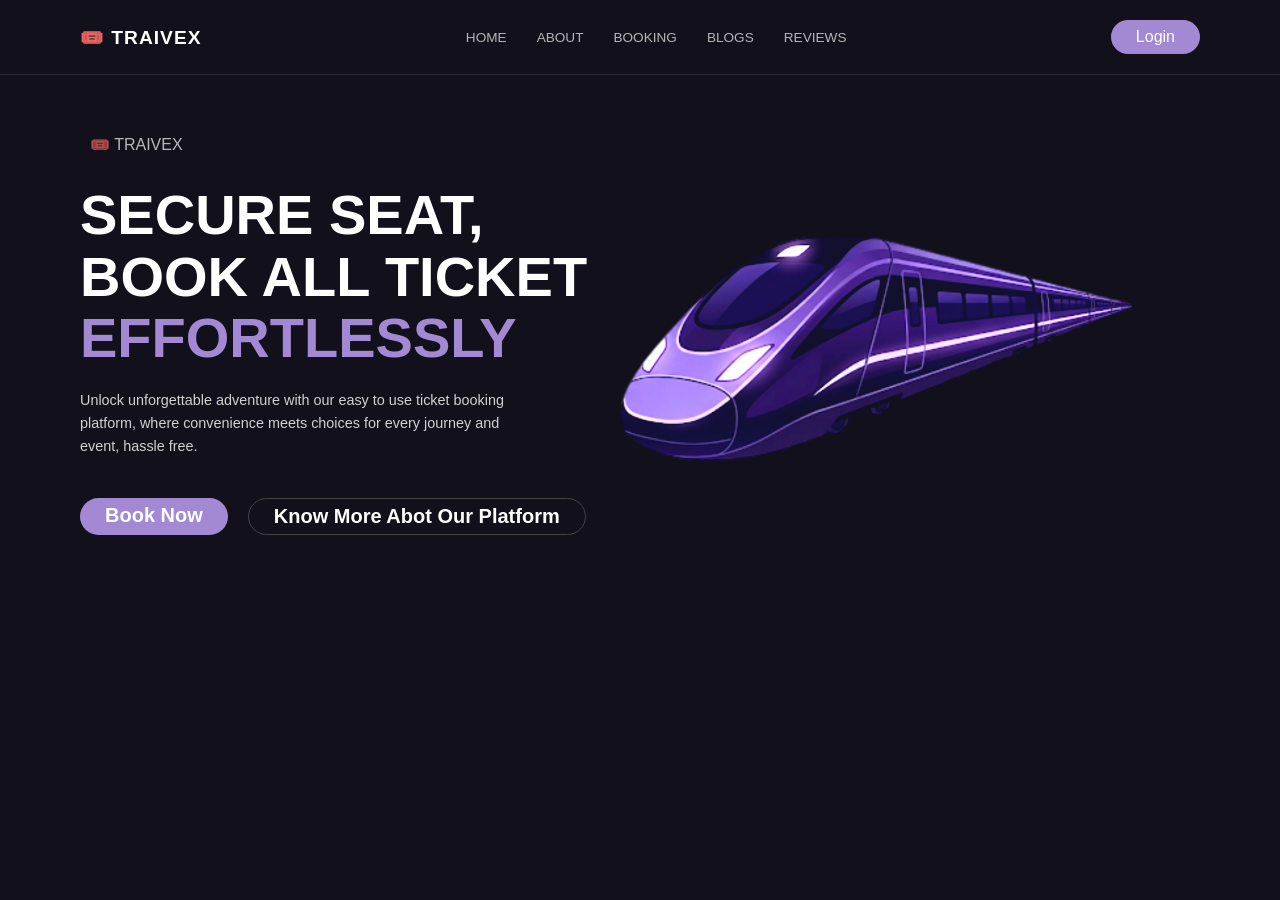
<file: index.html>
<!DOCTYPE html>
<html lang="en">
<head>
    <meta charset="UTF-8">
    <meta name="viewport" content="width=device-width, initial-scale=1.0">
    <title>Book Seat - Effortless Ticketing</title>
    <link rel="stylesheet" href="style.css">
</head>
<body>

    <header>
        <nav class="navbar">
            <div class="logo">
                <span class="icon">🎟️</span> TRAIVEX
            </div>
            <ul class="nav-links">
                <li><a href="index.html">HOME</a></li>
                <li><a href="about.html">ABOUT</a></li>
                <li><a href="2nd.html">BOOKING</a></li> 
                <li><a href="blog.html">BLOGS</a></li>
                <li><a href="review.html">REVIEWS</a></li> 
            </ul>
            <a href="login.html" class="more-btn" style="text-decoration: none; display: inline-block; text-align: center;">Login</a>
        </nav>
    </header>

    <main class="hero">
        <div class="hero-content">
            <div class="hero-logo-small">
                <span class="number"></span>
                <span class="small-brand">🎟️ TRAIVEX</span>
            </div>
            
            <h1>SECURE SEAT,<br>BOOK ALL TICKET <br><span class="accent-text">EFFORTLESSLY</span></h1>
            
            <p class="description">
                Unlock unforgettable adventure with our easy to use ticket booking platform, where convenience meets choices for every journey and event, hassle free.
            </p>

            <div class="cta-buttons">
                <a href="2nd.html" class="btn-primary" style="text-decoration: none;">Book Now</a>
                <button class="btn-secondary">Know More Abot Our Platform</button>
            </div>
        </div>

        <div class="hero-image">
            <img src="train.png" alt="Train Illustration" class="bus-img" style="mix-blend-mode: screen; width: 120%; max-width: 800px; filter: brightness(1.3) contrast(1.1);">
        </div>
    </main>

</body>
</html>
</file>
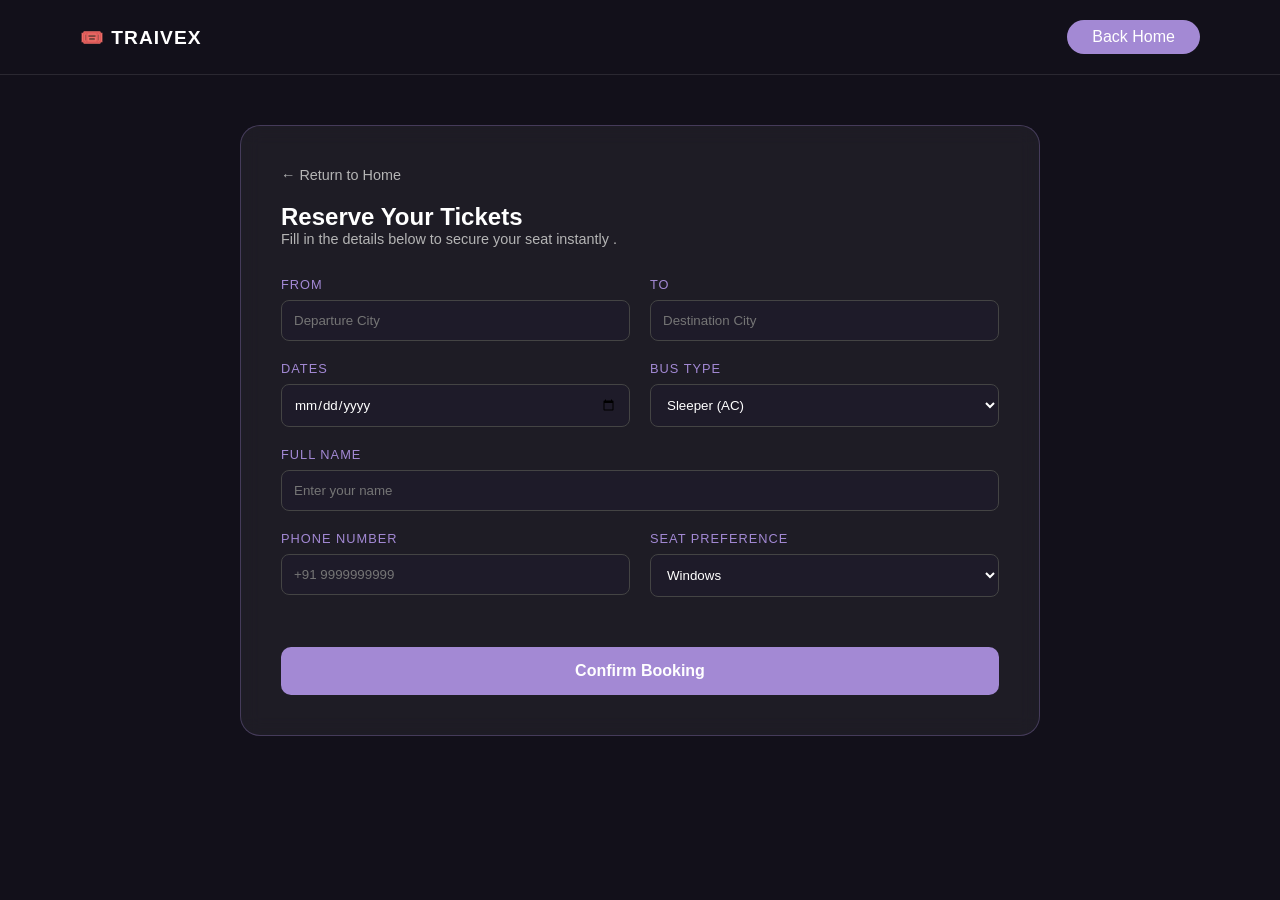
<file: 2nd.html>
<!DOCTYPE html>
<html lang="en">
<head>
    <meta charset="UTF-8">
    <meta name="viewport" content="width=device-width, initial-scale=1.0">
    <title>TRAIVEX</title>
    <link rel="stylesheet" href="style.css">
    <style>
        .booking-container {
            max-width: 800px;
            margin: 50px auto;
            background: rgba(255, 255, 255, 0.05);
            padding: 40px;
            border-radius: 20px;
            border: 1px solid rgba(163, 137, 212, 0.3);
            backdrop-filter: blur(10px);
        }

        .form-grid {
            display: grid;
            grid-template-columns: 1fr 1fr;
            gap: 20px;
            margin-top: 30px;
        }

        .input-group {
            display: flex;
            flex-direction: column;
            gap: 8px;
        }

        .input-group label {
            font-size: 0.8rem;
            color: #a389d4;
            text-transform: uppercase;
            letter-spacing: 1px;
        }

        input, select {
            background: #1e1b29;
            border: 1px solid #444;
            padding: 12px;
            border-radius: 8px;
            color: white;
            outline: none;
        }

        input:focus {
            border-color: #a389d4;
        }

        .full-width {
            grid-column: span 2;
        }

        .confirm-btn {
            width: 100%;
            margin-top: 30px;
            padding: 15px;
            background: #a389d4;
            border: none;
            border-radius: 10px;
            color: white;
            font-weight: bold;
            font-size: 1rem;
            cursor: pointer;
            transition: transform 0.2s;
        }

        .confirm-btn:hover {
            transform: translateY(-2px);
            background: #b6a0e0;
        }

        .back-link {
            color: #b5b5b5;
            text-decoration: none;
            font-size: 0.9rem;
            display: inline-block;
            margin-bottom: 20px;
        }
    </style>
</head>
<body>

    <header>
        <nav class="navbar">
            <div class="logo"><span class="icon">🎟️</span> TRAIVEX</div>
            <a href="index.html" class="more-btn" style="text-decoration: none; text-align: center;">Back Home</a>
        </nav>
    </header>

    <div class="booking-container">
        <a href="index.html" class="back-link">← Return to Home </a>
        <h2> Reserve Your Tickets </h2>
        <p style="color: #b5b5b5; font-size: 0.9rem;"> Fill in the details below to secure your seat instantly .</p>

        <form class="form-grid">
            <div class="input-group">
                <label> From </label>
                <input type="text" placeholder="Departure City">
            </div>
            <div class="input-group">
                <label>To</label>
                <input type="text" placeholder="Destination City">
            </div>
            <div class="input-group">
                <label>Dates</label>
                <input type="date">
            </div>
            <div class="input-group">
                <label>Bus Type </label>
                <select>
                    <option>Sleeper (AC)</option>
                    <option>Semi-Sleeper (AC)</option>
                    <option>Luxury Coach</option>
                    <option>Standard</option>
                </select>
            </div>
            <div class="input-group full-width">
                <label>Full Name</label>
                <input type="text" placeholder="Enter your name">
            </div>
            <div class="input-group">
                <label>Phone Number</label>
                <input type="tel" placeholder="+91 9999999999">
            </div>
            <div class="input-group">
                <label>Seat Preference</label>
                <select>
                    <option>Windows</option>
                    <option>Aisle</option>
                    <option>Any Available</option>
                </select>
            </div>

            <button type="submit" class="confirm-btn full-width">Confirm Booking</button>
        </form>
    </div>

</body>
</html>
</file>
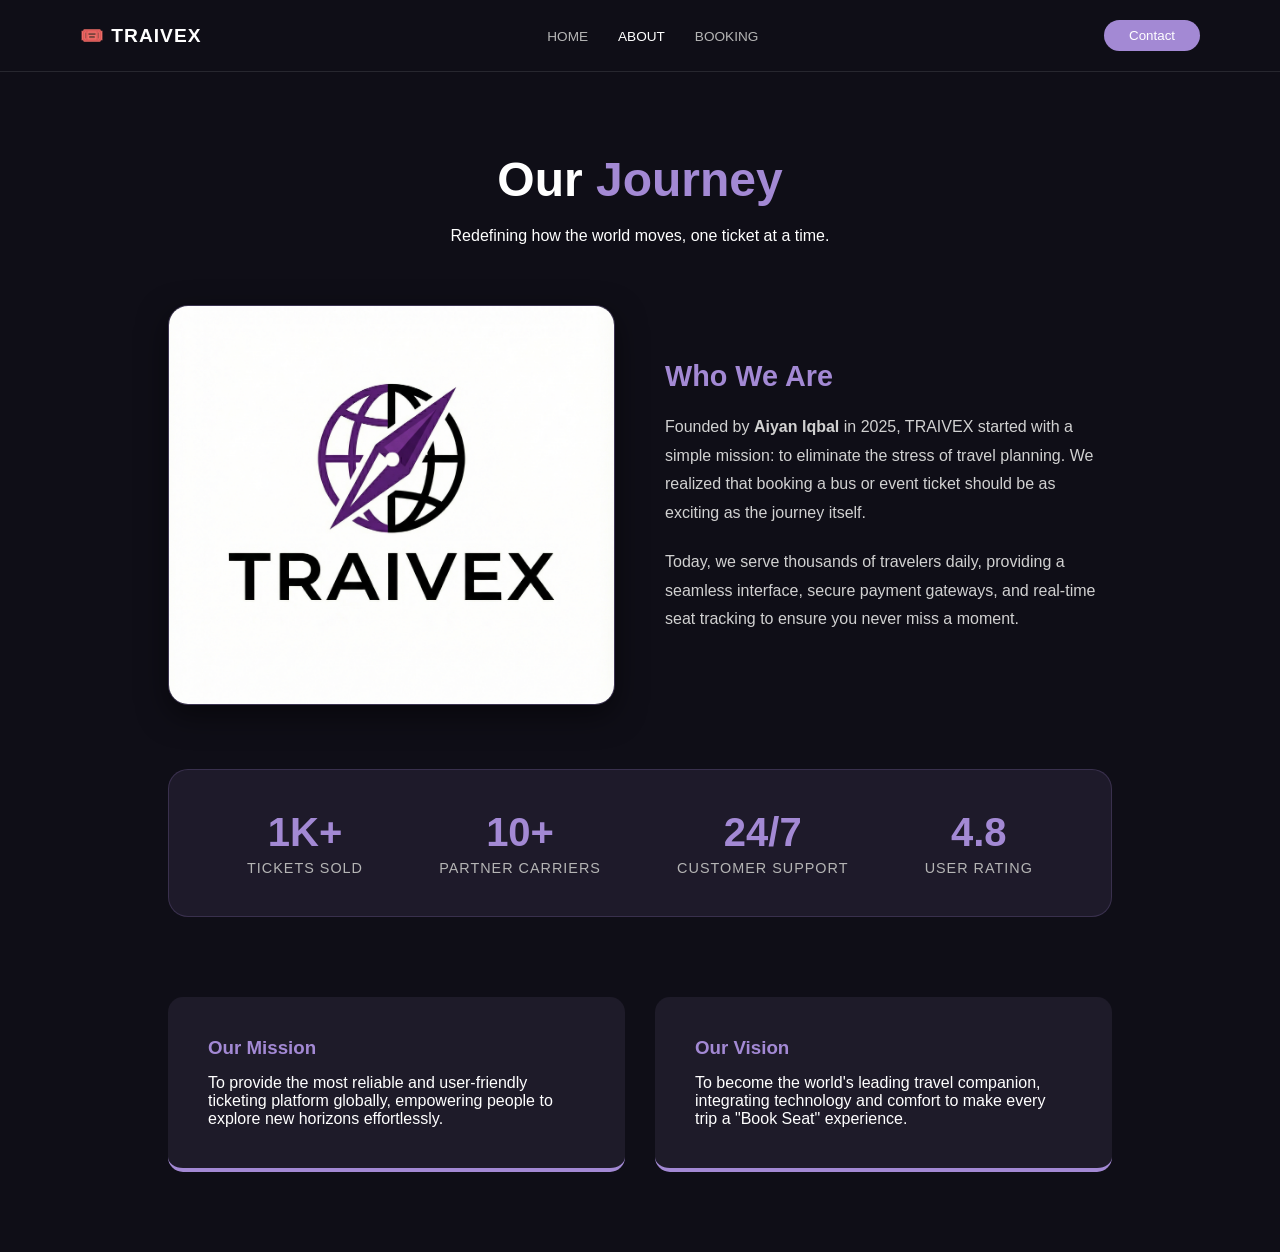
<file: about.html>
<!DOCTYPE html>
<html lang="en">
<head>
    <meta charset="UTF-8">
    <meta name="viewport" content="width=device-width, initial-scale=1.0">
    <title> About Us - Book Seat </title>
    <link rel="stylesheet" href="style.css">
    <style>
        body {
            background-color: #0f0e17; /* Matching your dark theme */
            color: #ffffff;
            font-family: 'Segoe UI', Tahoma, Geneva, Verdana, sans-serif;
            margin: 0;
        }

        .about-section {
            padding: 80px 10%;
            max-width: 1200px;
            margin: 0 auto;
        }

        .about-header {
            text-align: center;
            margin-bottom: 60px;
        }

        .about-header h1 {
            font-size: 3rem;
            margin-bottom: 20px;
        }

        .accent-text {
            color: #a389d4;
        }

        .about-grid {
            display: grid;
            grid-template-columns: 1fr 1fr;
            gap: 50px;
            align-items: center;
        }

        /* Image Styling */
        .about-image img {
            width: 100%;
            height: 400px;
            object-fit: cover;
            border-radius: 20px;
            border: 1px solid rgba(163, 137, 212, 0.3);
            box-shadow: 0 10px 30px rgba(0,0,0,0.5);
        }

        .about-text h2 {
            color: #a389d4;
            margin-bottom: 20px;
            font-size: 1.8rem;
        }

        .about-text p {
            color: #d1d1d1;
            line-height: 1.8;
            margin-bottom: 20px;
        }

        /* Stats Section */
        .stats-container {
            display: flex;
            justify-content: space-around;
            background: rgba(163, 137, 212, 0.1);
            padding: 40px;
            border-radius: 20px;
            margin-top: 60px;
            border: 1px solid rgba(163, 137, 212, 0.2);
        }

        .stat-item {
            text-align: center;
        }

        .stat-item h3 {
            font-size: 2.5rem;
            color: #a389d4;
            margin-bottom: 5px;
        }

        .stat-item p {
            font-size: 0.9rem;
            text-transform: uppercase;
            letter-spacing: 1px;
            color: #b5b5b5;
        }

        .mission-vision {
            margin-top: 80px;
            display: grid;
            grid-template-columns: repeat(auto-fit, minmax(300px, 1fr));
            gap: 30px;
        }

        .card {
            background: #1e1b29;
            padding: 40px;
            border-radius: 15px;
            border-bottom: 4px solid #a389d4;
        }

        .card h3 {
            margin-bottom: 15px;
            color: #a389d4;
        }

        @media (max-width: 768px) {
            .about-grid { grid-template-columns: 1fr; }
            .stats-container { flex-direction: column; gap: 30px; }
        }
    </style>
</head>
<body>

    <header>
        <nav class="navbar">
            <div class="logo"><span class="icon">🎟️</span> TRAIVEX</div>
            <ul class="nav-links">
                <li><a href="index.html">HOME</a></li>
                <li><a href="about.html" style="color: white;">ABOUT</a></li>
                <li><a href="2nd.html">BOOKING</a></li>
            </ul>
            <button class="more-btn">Contact</button>
        </nav>
    </header>

    <section class="about-section">
        <div class="about-header">
            <h1>Our <span class="accent-text">Journey</span></h1>
            <p>Redefining how the world moves, one ticket at a time.</p>
        </div>

        <div class="about-grid">
            <div class="about-image">
                <img src="img3.png" alt="Our Travel Journey">
            </div>
            <div class="about-text">
                <h2>Who We Are</h2>
                <p>Founded by <strong>Aiyan Iqbal</strong> in 2025, TRAIVEX started with a simple mission: to eliminate the stress of travel planning. We realized that booking a bus or event ticket should be as exciting as the journey itself.</p>
                <p>Today, we serve thousands of travelers daily, providing a seamless interface, secure payment gateways, and real-time seat tracking to ensure you never miss a moment.</p>
            </div>
        </div>

        <div class="stats-container">
            <div class="stat-item">
                <h3>1K+</h3>
                <p>Tickets Sold</p>
            </div>
            <div class="stat-item">
                <h3>10+</h3>
                <p>Partner Carriers</p>
            </div>
            <div class="stat-item">
                <h3>24/7</h3>
                <p>Customer Support</p>
            </div>
            <div class="stat-item">
                <h3>4.8</h3>
                <p>User Rating</p>
            </div>
        </div>

        <div class="mission-vision">
            <div class="card">
                <h3>Our Mission</h3>
                <p>To provide the most reliable and user-friendly ticketing platform globally, empowering people to explore new horizons effortlessly.</p>
            </div>
            <div class="card">
                <h3>Our Vision</h3>
                <p>To become the world's leading travel companion, integrating technology and comfort to make every trip a "Book Seat" experience.</p>
            </div>
        </div>
    </section>

</body>
</html>
</file>
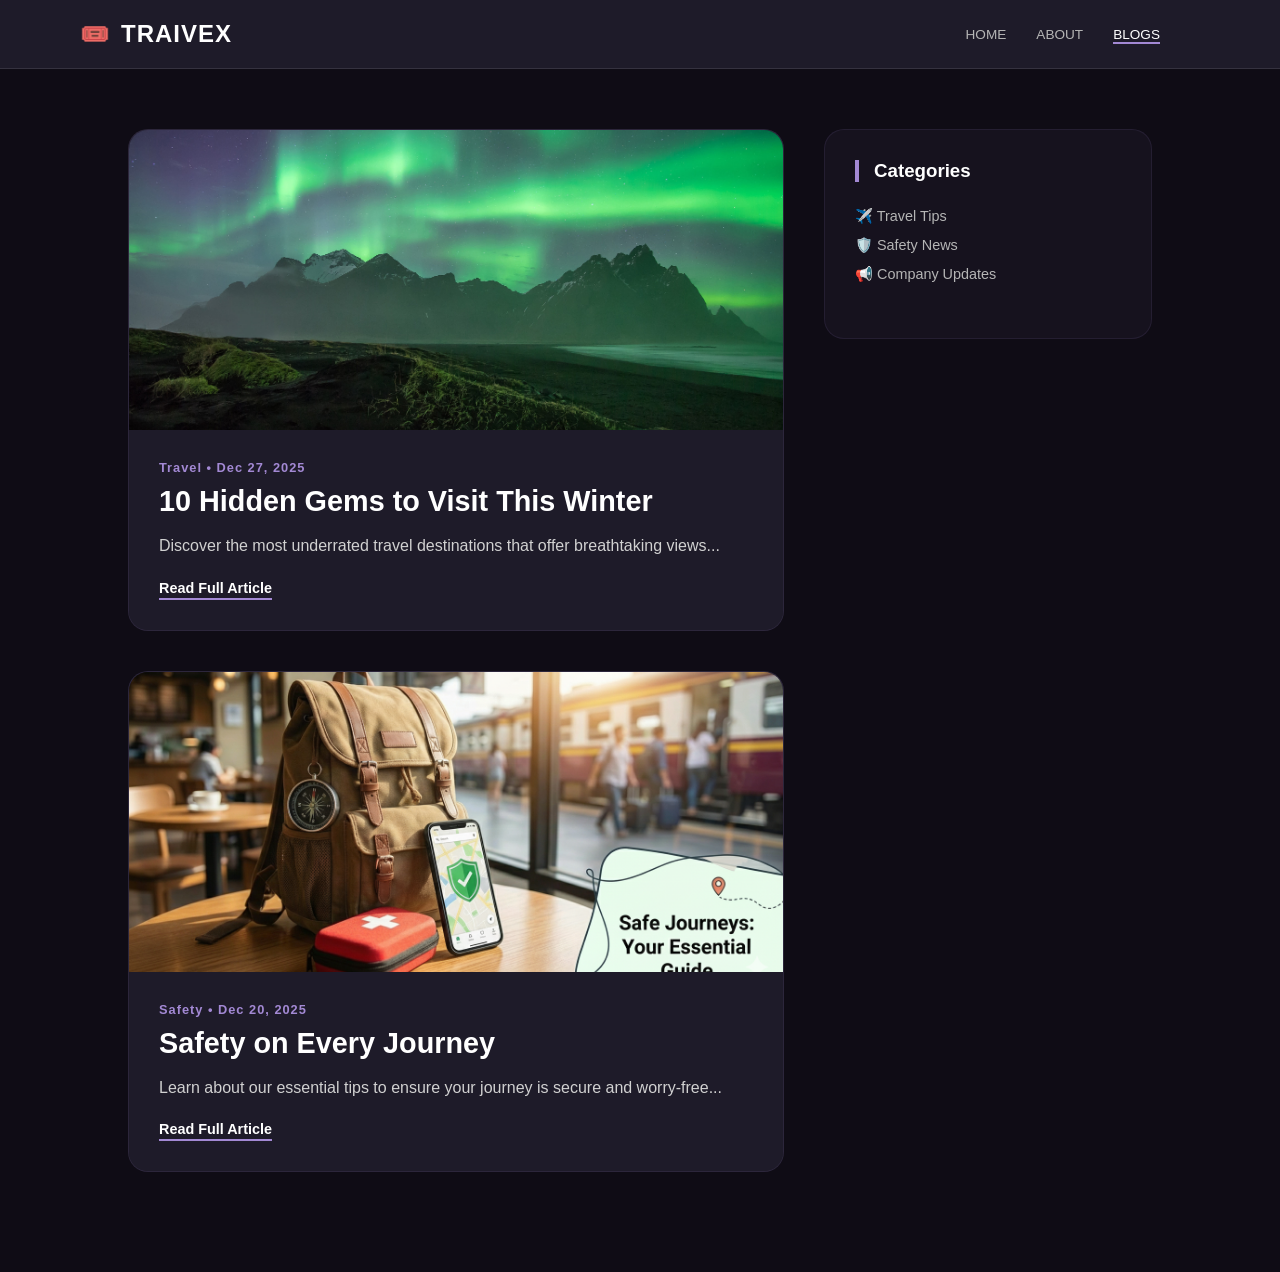
<file: blog.html>
<!DOCTYPE html>
<html lang="en">
<head>
    <meta charset="UTF-8">
    <meta name="viewport" content="width=device-width, initial-scale=1.0">
    <title>Blog - TRAIVEX</title>
    <link rel="stylesheet" href="style.css">
    <style>
       
        * { box-sizing: border-box; margin: 0; padding: 0; font-family: 'Segoe UI', Tahoma, Geneva, Verdana, sans-serif; }
        body { background-color: #0f0c15; color: white; }
        
               
        header { 
            background: #1e1b29; 
            width: 100%;
        }
        
        .navbar { 
            display: flex; 
            align-items: center; 
            width: 100%; 
            max-width: 100%; 
            
        }
        
        .logo { 
            font-size: 1.5rem; 
            font-weight: bold; 
            color: #fff; 
            display: flex; 
            align-items: center; 
            gap: 10px;
            margin-right: 20px; 
        }
        
        .nav-links { 
            list-style: none; 
            display: flex; 
            gap: 30px; 
            
            
            margin-left: auto;   
            margin-right: 40px;  
        }
        
        .nav-links a { 
            text-decoration: none; 
            color: #b5b5b5; 
            font-weight: 500; 
            transition: 0.3s; 
        }
        
        .nav-links a:hover { 
            color: #a389d4; 
        }
        
        
        .more-btn { 
            background-color: #a389d4;
            border: none;
            border-radius: 12px;
            padding: 10px 28px;
            cursor: pointer;
            text-decoration: none;
            color: #ffffff;
            font-weight: 600;
            white-space: nowrap;
        }
               
        .blog-container {
            display: grid;
            grid-template-columns: 2fr 1fr;
            gap: 40px;
            padding: 60px 10%;
            max-width: 1300px;
            margin: 0 auto;
        }

        
        .blog-post {
            background: #1e1b29;
            border-radius: 20px;
            overflow: hidden;
            margin-bottom: 40px;
            border: 1px solid rgba(163, 137, 212, 0.1);
            display: flex;
            flex-direction: column;
        }
        
        .blog-post .blog-img {
            width: 100%;
            height: 300px;
            overflow: hidden;
            background: #2a263a;
        }
        
        .blog-post .blog-img img {
            width: 100%;
            height: 100%;
            object-fit: cover;
            transition: transform 0.3s ease;
        }
        
       
        .blog-post:hover .blog-img img { transform: scale(1.05); }

        .blog-content { padding: 30px; background: #1e1b29; z-index: 2; }
        .blog-meta { color: #a389d4; font-size: 0.8rem; margin-bottom: 10px; font-weight: 600; letter-spacing: 1px; }
        h2 { margin-bottom: 15px; font-size: 1.8rem; }
        p { color: #d1d1d1; line-height: 1.6; margin-bottom: 20px; }

        .read-more-btn {
            background: none;
            border: none;
            color: white;
            font-weight: bold;
            border-bottom: 2px solid #a389d4;
            padding-bottom: 2px;
            cursor: pointer;
            font-size: 0.9rem;
            transition: color 0.3s;
        }
        .read-more-btn:hover { color: #a389d4; }

        
        .sidebar-box {
            background: rgba(163, 137, 212, 0.05);
            padding: 30px;
            border-radius: 20px;
            height: fit-content;
            position: sticky;
            top: 20px;
            border: 1px solid rgba(163, 137, 212, 0.1);
        }

        .sidebar-box h3 {
            margin-bottom: 20px;
            border-left: 4px solid #a389d4;
            padding-left: 15px;
        }

        
        .modal-overlay {
            position: fixed;
            top: 0; left: 0; width: 100%; height: 100%;
            background: rgba(0, 0, 0, 0.85);
            backdrop-filter: blur(5px);
            display: none; 
            justify-content: center;
            align-items: center;
            z-index: 1000;
        }

        .modal-content {
            background: #1e1b29;
            width: 90%;
            max-width: 700px;
            max-height: 80vh;
            padding: 40px;
            border-radius: 25px;
            overflow-y: auto;
            position: relative;
            border: 1px solid #a389d4;
            box-shadow: 0 10px 30px rgba(0,0,0,0.5);
        }

        .close-modal {
            position: absolute;
            top: 20px; right: 25px;
            font-size: 2rem;
            color: #a389d4;
            cursor: pointer;
            transition: 0.2s;
        }
        .close-modal:hover { color: white; transform: rotate(90deg); }

        @media (max-width: 900px) {
            .blog-container { grid-template-columns: 1fr; }
            .navbar { flex-direction: column; gap: 15px; }
        }
    </style>
</head>
<body>

    <header>
        <nav class="navbar">
            <div class="logo"><span class="icon">🎟️</span> TRAIVEX </div>
            <ul class="nav-links">
                <li><a href="index.html">HOME</a></li>
                <li><a href="about.html">ABOUT</a></li>
                <li><a href="blog.html" style="color: white; border-bottom: 2px solid #a389d4;">BLOGS</a></li>
            </ul>
        </nav>
    </header>

    <div class="blog-container">
        <main>
            <article class="blog-post">
                <div class="blog-img"><img src="img1.jpg" alt="Winter Village"></div>
                <div class="blog-content">
                    <div class="blog-meta">Travel • Dec 27, 2025</div>
                    <h2>10 Hidden Gems to Visit This Winter</h2>
                    <p>Discover the most underrated travel destinations that offer breathtaking views...</p>
                    <button class="read-more-btn" onclick="openWinterPost()">Read Full Article</button>
                </div>
            </article>

            <article class="blog-post">
                <div class="blog-img"><img src="img2-FX577ZC4.png" alt="Safety Travel"></div>
                <div class="blog-content">
                    <div class="blog-meta">Safety • Dec 20, 2025</div>
                    <h2>Safety on Every Journey</h2>
                    <p>Learn about our essential tips to ensure your journey is secure and worry-free...</p>
                    <button class="read-more-btn" onclick="openSafetyPost()">Read Full Article</button>
                </div>
            </article>
        </main>

        <aside>
            <div class="sidebar-box">
                <h3>Categories</h3>
                <p style="color: #b5b5b5; font-size: 0.9rem; line-height: 2;">
                    ✈️ Travel Tips<br>
                    🛡️ Safety News<br>
                    📢 Company Updates
                </p>
            </div>
        </aside>
    </div>

    <div class="modal-overlay" id="articleModal">
        <div class="modal-content">
            <span class="close-modal" onclick="closeArticle()">&times;</span>
            <h2 id="modalTitle" style="color:#a389d4; margin-bottom: 20px;"></h2>
            <p id="modalBody" style="line-height: 1.8; color: #d1d1d1;"></p>
        </div>
    </div>

    <script>
       
        function openWinterPost() {
            const title = "10 Hidden Gems to Visit This Winter";
           
            const content = `
            Discover the most underrated destinations that offer unique cultural experiences and unparalleled tranquility, away from the typical tourist crowds.
            <br><br>
            <strong>1. Abisko, Sweden:</strong> The world’s most reliable front-row seat for the Northern Lights.<br>
            <strong>2. Hallstatt, Austria:</strong> A quiet, snow-dusted alpine village straight out of a storybook.<br>
            <strong>3. Shirakawa-go, Japan:</strong> Iconic triangular farmhouses glowing under heavy mountain snow.<br>
            <strong>4. Lake Bled, Slovenia:</strong> An emerald lake with a tiny island church, framed by frozen peaks.<br>
            <strong>5. Røros, Norway:</strong> A colorful, 17th-century wooden mining town that feels frozen in time.<br>
            <br>
            Whether you choose the icy wonders of the North or the cozy villages of Central Europe, these gems promise a winter you will never forget.
            `;
            openArticle(title, content);
        }

       
        function openSafetyPost() {
            const title = "Safety on Every Journey: Your Essential Guide";
            //
            const content = `Travel opens up a world of discovery, from breathtaking landscapes to vibrant cultures. But whether you're embarking on a solo adventure, a family vacation, or a business trip, one thing remains paramount: your safety. 
            <br><br>
            A little preparation goes a long way in ensuring your journey is not just exciting, but also secure and worry-free. 
            <br><br>
            <strong>1. Plan Ahead:</strong> Research local customs and scams before you will fly.<br>
            <strong>2. Share Your Itinerary:</strong> Always let a friend or family member know where you are.<br>
            <strong>3. Safeguard Valuables:</strong> Keep passports and wallets in secure, zippered pockets.<br>
            <br>
            By incorporating these simple safety measures into your travel routine, you can significantly enhance your experience. Safe travels!`;

            openArticle(title, content);
        }

      
        function openArticle(title, content) {
            document.getElementById('modalTitle').innerText = title;
            document.getElementById('modalBody').innerHTML = content;
            document.getElementById('articleModal').style.display = 'flex';
            document.body.style.overflow = 'hidden';
        }

        function closeArticle() {
            document.getElementById('articleModal').style.display = 'none';
            document.body.style.overflow = 'auto'; 
        }

       
        window.onclick = function(event) {
            let modal = document.getElementById('articleModal');
            if (event.target == modal) {
                closeArticle();
            }
        }
    </script>
</body>
</html>
</file>
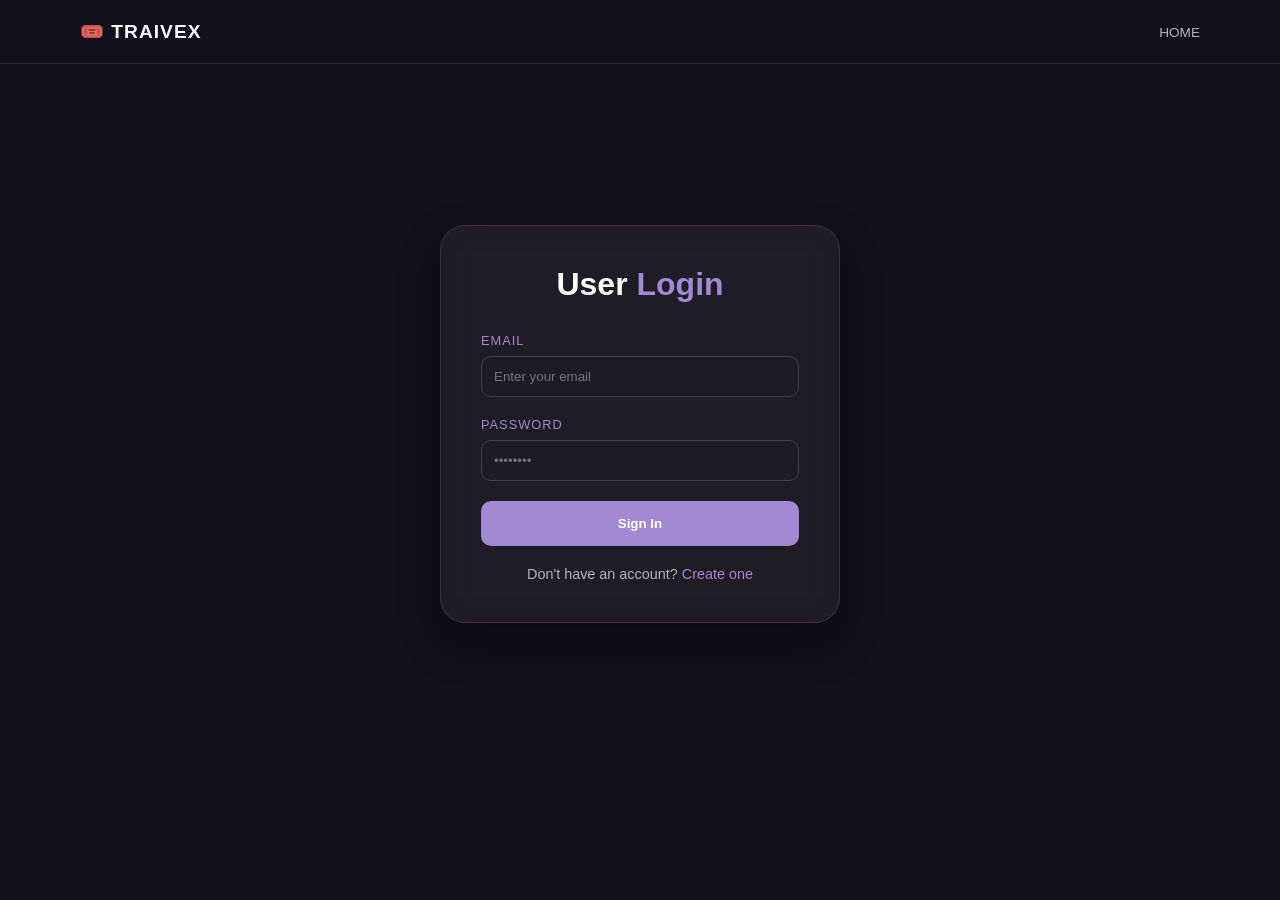
<file: login.html>
<!DOCTYPE html>
<html lang="en">
<head>
    <meta charset="UTF-8">
    <meta name="viewport" content="width=device-width, initial-scale=1.0">
    <title>Login - Book Seat</title>
    <link rel="stylesheet" href="style.css">
    <style>
        /* Special styles for the login layout */
        .login-wrapper {
            display: flex;
            justify-content: center;
            align-items: center;
            min-height: 80vh;
            padding: 20px;
        }

        .login-card {
            background: rgba(255, 255, 255, 0.05);
            backdrop-filter: blur(15px);
            padding: 40px;
            border-radius: 25px;
            border: 1px solid rgba(163, 137, 212, 0.2);
            width: 100%;
            max-width: 400px;
            box-shadow: 0 20px 40px rgba(0, 0, 0, 0.4);
        }

        .login-card h2 {
            text-align: center;
            margin-bottom: 30px;
            font-size: 2rem;
        }

        .form-group {
            margin-bottom: 20px;
        }

        .form-group label {
            display: block;
            color: #a389d4;
            margin-bottom: 8px;
            font-size: 0.8rem;
            text-transform: uppercase;
            letter-spacing: 1px;
        }

        .form-group input {
            width: 100%;
            padding: 12px;
            background: #1e1b29;
            border: 1px solid #444;
            border-radius: 10px;
            color: white;
            outline: none;
        }

        .form-group input:focus {
            border-color: #a389d4;
        }

        .login-submit {
            width: 100%;
            padding: 15px;
            background: #a389d4;
            border: none;
            border-radius: 10px;
            color: white;
            font-weight: bold;
            cursor: pointer;
            transition: 0.3s;
        }

        .login-submit:hover {
            background: #b6a0e0;
            transform: translateY(-2px);
        }

        .signup-link {
            text-align: center;
            margin-top: 20px;
            font-size: 0.9rem;
            color: #b5b5b5;
        }
        .nav-links {
            list-style: none;
            display: flex;
            gap: 30px;
        }
        .nav-links a {
            text-decoration: none;
            color: #b5b5b5; /* Dimmed color */
            font-size: 0.85rem;
            font-weight: 500;
            transition: color 0.3s;
        }
        
        .nav-links a:hover {
            color: white; /* Brightens on hover */
        }

        .signup-link a {
            color: #a389d4;
            text-decoration: none;
        }
    </style>
</head>
<body>

    <header>
        <nav class="navbar">
            <div class="logo">
                <a href="index.html" style="text-decoration: none; color: inherit;">
                    <span class="icon">🎟️</span> TRAIVEX
                </a>
            </div>
            <ul class="nav-links">
                <li><a href="index.html">HOME</a></li>
            </ul>
        </nav>
    </header>

    <div class="login-wrapper">
        <div class="login-card">
            <h2>User <span class="accent-text">Login</span></h2>
            
            <form id="loginForm">
                <div class="form-group">
                    <label>Email</label>
                    <input type="email" id="loginEmail" placeholder="Enter your email" required>
                </div>
                
                <div class="form-group">
                    <label>Password</label>
                    <input type="password" id="loginPass" placeholder="••••••••" required>
                </div>

                <button type="submit" class="login-submit">Sign In</button>
            </form>

            <div class="signup-link">
                Don't have an account? <a href="signup.html">Create one</a>
            </div>
        </div>
    </div>

    <script>
        document.getElementById('loginForm').addEventListener('submit', async (e) => {
            e.preventDefault();

            const email = document.getElementById('loginEmail').value;
            const password = document.getElementById('loginPass').value;

            try {
                // When deployed to Vercel, this calls the logic in /api/index.js
                const response = await fetch('/api/login', {
                    method: 'POST',
                    headers: { 'Content-Type': 'application/json' },
                    body: JSON.stringify({ email, password })
                });

                const result = await response.json();

                if (response.ok) {
                    alert("Welcome back!");
                    window.location.href = "index.html";
                } else {
                    alert("Error: " + result.message);
                }
            } catch (err) {
                alert("Could not connect to server. Check your backend!");
            }
        });
    </script>
</body>
</html>
</file>
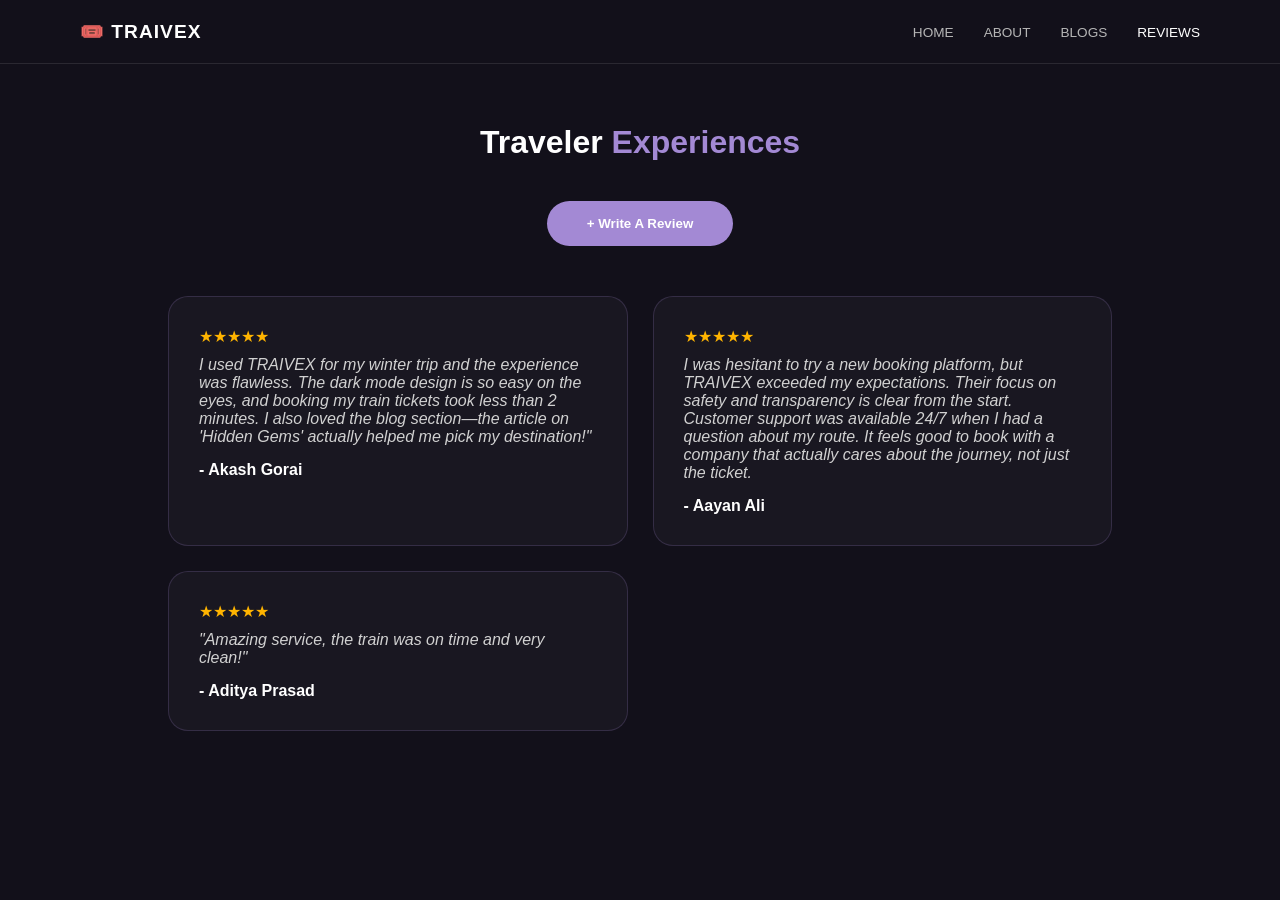
<file: review.html>
<!DOCTYPE html>
<html lang="en">
<head>
    <meta charset="UTF-8">
    <meta name="viewport" content="width=device-width, initial-scale=1.0">
    <title>Reviews - Book Seat</title>
    <link rel="stylesheet" href="style.css">
    <style>
        .reviews-container {
            padding: 60px 10%;
            max-width: 1200px;
            margin: 0 auto;
        }

        .reviews-header {
            text-align: center;
            margin-bottom: 50px;
        }

        .reviews-grid {
            display: grid;
            grid-template-columns: repeat(auto-fit, minmax(300px, 1fr));
            gap: 25px;
        }

        .review-card {
            background: rgba(255, 255, 255, 0.03);
            border: 1px solid rgba(163, 137, 212, 0.2);
            padding: 30px;
            border-radius: 20px;
        }

        /* Interactive Review Form Overlay */
        .review-modal {
            position: fixed;
            top: 0; right: -100%; /* Hidden off-screen */
            width: 400px;
            height: 100%;
            background: #1e1b29;
            box-shadow: -10px 0 30px rgba(0,0,0,0.5);
            z-index: 1000;
            transition: 0.4s ease;
            padding: 40px;
            border-left: 2px solid #a389d4;
        }

        .review-modal.active {
            right: 0;
        }

        .modal-overlay {
            position: fixed;
            top: 0; left: 0; width: 100%; height: 100%;
            background: rgba(0,0,0,0.7);
            display: none;
            z-index: 999;
        }

        .form-group { margin-bottom: 20px; }
        .form-group label { display: block; color: #a389d4; margin-bottom: 8px; font-size: 0.8rem; }
        
        .form-group input, .form-group textarea, .form-group select {
            width: 100%;
            background: #12101a;
            border: 1px solid #444;
            padding: 12px;
            color: white;
            border-radius: 8px;
        }

        .submit-review-btn {
            width: 100%;
            padding: 15px;
            background: #a389d4;
            border: none;
            border-radius: 10px;
            color: white;
            font-weight: bold;
            cursor: pointer;
        }

        .write-review-trigger {
            display: block;
            margin: 40px auto;
            padding: 15px 40px;
            background: #a389d4;
            border: none;
            border-radius: 30px;
            color: white;
            font-weight: bold;
            cursor: pointer;
            transition: 0.3s;
        }

        .write-review-trigger:hover {
            transform: scale(1.05);
            background: #b6a0e0;
        }

        .close-btn {
            color: #a389d4;
            font-size: 1.5rem;
            cursor: pointer;
            float: right;
        }

        

        
    </style>
</head>
<body>

    <header>
        <nav class="navbar">
            <div class="logo"><span class="icon">🎟️</span> TRAIVEX</div>
            <ul class="nav-links">
                <li><a href="index.html">HOME</a></li>
                <li><a href="about.html">ABOUT</a></li>
                <li><a href="blog.html">BLOGS</a></li>
                <li><a href="reviews.html" style="color: white;">REVIEWS</a></li>
            </ul>
        </nav>
    </header>

    <main class="reviews-container">
        <div class="reviews-header">
            <h1>Traveler <span class="accent-text">Experiences</span></h1>
            <button class="write-review-trigger" onclick="toggleReviewForm()">+ Write A Review</button>
        </div>

        <div class="reviews-grid" id="reviewsGrid">
            <div class="review-card">
                <div style="color: #ffb400; margin-bottom: 10px;">★★★★★</div>
                <p style="font-style: italic; color: #d1d1d1; margin-bottom: 15px;">I used TRAIVEX for my winter trip and the experience was flawless. The dark mode design is so easy on the eyes, and booking my train tickets took less than 2 minutes. I also loved the blog section—the article on 'Hidden Gems' actually helped me pick my destination!"</p>
                <div style="font-weight: bold;">- Akash Gorai</div>
            </div>
            <div class="review-card">
                <div style="color: #ffb400; margin-bottom: 10px;">★★★★★</div>
                <p style="font-style: italic; color: #d1d1d1; margin-bottom: 15px;">I was hesitant to try a new booking platform, but TRAIVEX exceeded my expectations. Their focus on safety and transparency is clear from the start. Customer support was available 24/7 when I had a question about my route. It feels good to book with a company that actually cares about the journey, not just the ticket.</p>
                <div style="font-weight: bold;">- Aayan Ali</div>
            </div>
            <div class="review-card">
                <div style="color: #ffb400; margin-bottom: 10px;">★★★★★</div>
                <p style="font-style: italic; color: #d1d1d1; margin-bottom: 15px;">"Amazing service, the train was on time and very clean!"</p>
                <div style="font-weight: bold;">- Aditya Prasad</div>
            </div>
        </div>
    </main>

    <div class="modal-overlay" id="overlay" onclick="toggleReviewForm()"></div>
    <div class="review-modal" id="reviewModal">
        <span class="close-btn" onclick="toggleReviewForm()">&times;</span>
        <h2 style="margin-bottom: 30px;">Share Your Trip</h2>
        
        <form id="reviewForm">
            <div class="form-group">
                <label>Your Name</label>
                <input type="text" id="userName" required placeholder="Enter name">
            </div>
            <div class="form-group">
                <label>Rating</label>
                <select id="userRating">
                    <option value="★★★★★">5 Stars</option>
                    <option value="★★★★☆">4 Stars</option>
                    <option value="★★★☆☆">3 Stars</option>
                </select>
            </div>
            <div class="form-group">
                <label>Your Review</label>
                <textarea id="userText" rows="5" required placeholder="How was your journey?"></textarea>
            </div>
            <button type="submit" class="submit-review-btn">Post Review</button>
        </form>
    </div>

    <script>
        function toggleReviewForm() {
            document.getElementById('reviewModal').classList.toggle('active');
            let overlay = document.getElementById('overlay');
            overlay.style.display = overlay.style.display === 'block' ? 'none' : 'block';
        }

        document.getElementById('reviewForm').addEventListener('submit', function(e) {
            e.preventDefault();
            
            // Get values
            const name = document.getElementById('userName').value;
            const rating = document.getElementById('userRating').value;
            const text = document.getElementById('userText').value;

            // Create new review card
            const newReview = document.createElement('div');
            newReview.className = 'review-card';
            newReview.innerHTML = `
                <div style="color: #ffb400; margin-bottom: 10px;">${rating}</div>
                <p style="font-style: italic; color: #d1d1d1; margin-bottom: 15px;">"${text}"</p>
                <div style="font-weight: bold;">- ${name}</div>
            `;

            // Add to grid and close form
            document.getElementById('reviewsGrid').prepend(newReview);
            toggleReviewForm();
            this.reset();
        });
    </script>
</body>
</html>
</file>
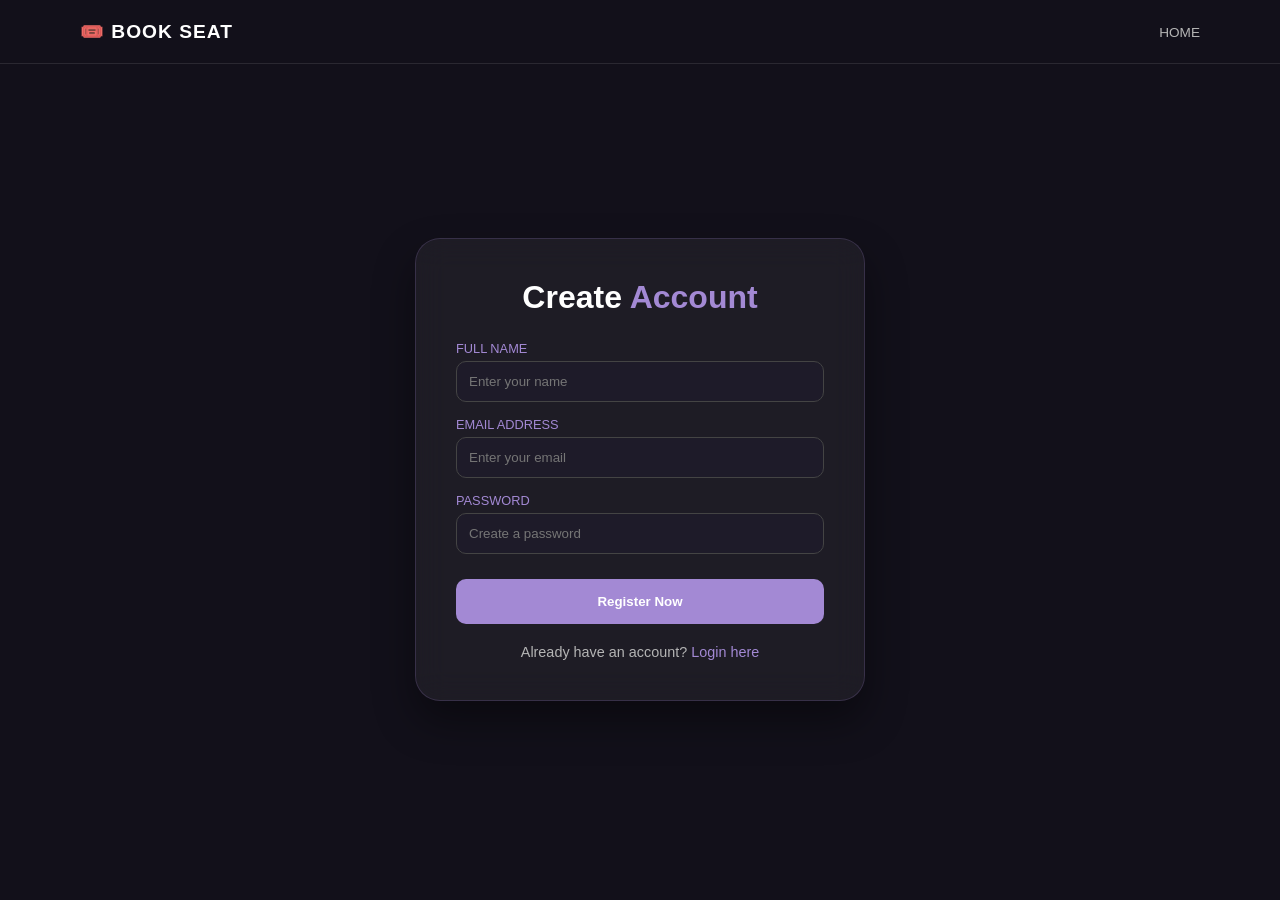
<file: signup.html>
<!DOCTYPE html>
<html lang="en">
<head>
    <meta charset="UTF-8">
    <meta name="viewport" content="width=device-width, initial-scale=1.0">
    <title>Sign Up - Book Seat</title>
    <link rel="stylesheet" href="style.css">
    <style>
        .signup-wrapper {
            display: flex;
            justify-content: center;
            align-items: center;
            min-height: 90vh;
            padding: 20px;
        }

        .signup-card {
            background: rgba(255, 255, 255, 0.05);
            backdrop-filter: blur(15px);
            padding: 40px;
            border-radius: 25px;
            border: 1px solid rgba(163, 137, 212, 0.2);
            width: 100%;
            max-width: 450px;
            box-shadow: 0 20px 40px rgba(0, 0, 0, 0.4);
        }

        .signup-card h2 {
            text-align: center;
            margin-bottom: 25px;
            font-size: 2rem;
        }

        .form-group {
            margin-bottom: 15px;
        }

        .form-group label {
            display: block;
            color: #a389d4;
            margin-bottom: 5px;
            font-size: 0.8rem;
            text-transform: uppercase;
        }

        .form-group input {
            width: 100%;
            padding: 12px;
            background: #1e1b29;
            border: 1px solid #444;
            border-radius: 10px;
            color: white;
            outline: none;
        }

        .form-group input:focus {
            border-color: #a389d4;
        }

        .signup-submit {
            width: 100%;
            padding: 15px;
            background: #a389d4;
            border: none;
            border-radius: 10px;
            color: white;
            font-weight: bold;
            cursor: pointer;
            margin-top: 10px;
        }

        .login-link {
            text-align: center;
            margin-top: 20px;
            font-size: 0.9rem;
            color: #b5b5b5;
        }

        .login-link a {
            color: #a389d4;
            text-decoration: none;
        }

        .nav-links {
            list-style: none;
            display: flex;
            gap: 30px;
        }

        .nav-links a {
            text-decoration: none;
            color: #b5b5b5; /* Dimmed color */
            font-size: 0.85rem;
            font-weight: 500;
            transition: color 0.3s;
        }
        
        .nav-links a:hover {
            color: white; /* Brightens on hover */
        }
    </style>
</head>
<body>

    <header>
        <nav class="navbar">
            <div class="logo">
                <a href="index.html" style="text-decoration: none; color: inherit;">
                    <span class="icon">🎟️</span> BOOK SEAT
                </a>
            </div>
            <ul class="nav-links">
                <li><a href="index.html">HOME</a></li>
            </ul>
        </nav>
    </header>

    <div class="signup-wrapper">
        <div class="signup-card">
            <h2>Create <span class="accent-text">Account</span></h2>
            
            <form id="signupForm">
                <div class="form-group">
                    <label>Full Name</label>
                    <input type="text" id="signupName" placeholder="Enter your name" required>
                </div>

                <div class="form-group">
                    <label>Email Address</label>
                    <input type="email" id="signupEmail" placeholder="Enter your email" required>
                </div>
                
                <div class="form-group">
                    <label>Password</label>
                    <input type="password" id="signupPass" placeholder="Create a password" required>
                </div>

                <button type="submit" class="signup-submit">Register Now</button>
            </form>

            <div class="login-link">
                Already have an account? <a href="login.html">Login here</a>
            </div>
        </div>
    </div>

    <script>
        document.getElementById('signupForm').addEventListener('submit', async (e) => {
            e.preventDefault();

            const name = document.getElementById('signupName').value;
            const email = document.getElementById('signupEmail').value;
            const password = document.getElementById('signupPass').value;

            try {
                const response = await fetch('/api/signup', {
                    method: 'POST',
                    headers: { 'Content-Type': 'application/json' },
                    body: JSON.stringify({ name, email, password })
                });

                const result = await response.json();

                if (response.ok) {
                    alert("Account created successfully! You can now login.");
                    window.location.href = "login.html";
                } else {
                    alert("Error: " + result.message);
                }
            } catch (err) {
                alert("Server error. Make sure your backend is running!");
            }
        });
    </script>
</body>
</html>
</file>
<file: style.css>
/* General Reset */
* {
    margin: 0;
    padding: 0;
    box-sizing: border-box;
    font-family: 'Segoe UI', Tahoma, Geneva, Verdana, sans-serif;
}

body {
    background-color: #12101a; 
    color: white;
    min-height: 100vh;
    overflow-x: hidden;
}


.navbar {
    display: flex;
    justify-content: space-between;
    align-items: center;
    padding: 20px 80px;
    border-bottom: 1px solid rgba(255, 255, 255, 0.1);
}

.logo {
    font-weight: bold;
    font-size: 1.2rem;
    letter-spacing: 1px;
}

.nav-links {
    list-style: none;
    display: flex;
    gap: 30px;
}

.nav-links a {
    text-decoration: none;
    color: #b5b5b5;
    font-size: 0.85rem;
    font-weight: 500;
    transition: color 0.3s;
}

.nav-links a:hover {
    color: white;
}

.more-btn {
    background-color: #a389d4;
    border: none;
    padding: 8px 25px;
    border-radius: 20px;
    color: white;
    cursor: pointer;
}

/* Hero Section */
.hero {
    display: flex;
    align-items: center;
    justify-content: space-between;
    padding: 60px 80px;
    max-width: 1400px;
    margin: 0 auto;
}

.hero-content {
    flex: 1;
    max-width: 600px;
}

.hero-logo-small {
    display: flex;
    align-items: center;
    gap: 10px;
    margin-bottom: 30px;
    opacity: 0.7;
}

.number {
    font-size: 3rem;
    font-weight: 300;
}

.hero-content h1 {
    font-size: 3.5rem;
    line-height: 1.1;
    text-transform: uppercase;
    margin-bottom: 20px;
}

.accent-text {
    color: #a389d4; /* The light purple color from the text */
}

.description {
    color: #d1d1d1;
    font-size: 0.9rem;
    line-height: 1.6;
    margin-bottom: 40px;
    max-width: 450px;
}

/* Buttons */
.cta-buttons {
    display: flex;
    gap: 20px;
}

.btn-primary {
    background-color: #a389d4;
    color: white;
    border: none;
    font-size: 20px;
    padding: 6px 25px;
    border-radius: 25px;
    font-weight: bold;
    cursor: pointer;
}

.btn-secondary {
    background-color: transparent;
    color: white;
    border: 1px solid #444;
    font-size: 20px;
    padding: 6px 25px;
    border-radius: 25px;
    font-weight: bold;
    cursor: pointer;
}

/* Image Section */
.hero-image {
    flex: 1;
    display: flex;
    justify-content: flex-end;
}

.bus-img {
    max-width: 110%; /* Makes the image pop out slightly like the design */
    height: auto;
}

/* Responsive adjustments */
@media (max-width: 968px) {
    .hero {
        flex-direction: column;
        text-align: center;
        padding: 40px 20px;
    }
    .nav-links { display: none; }
    .description { margin: 0 auto 40px; }
    .cta-buttons { justify-content: center; }
}
</file>
